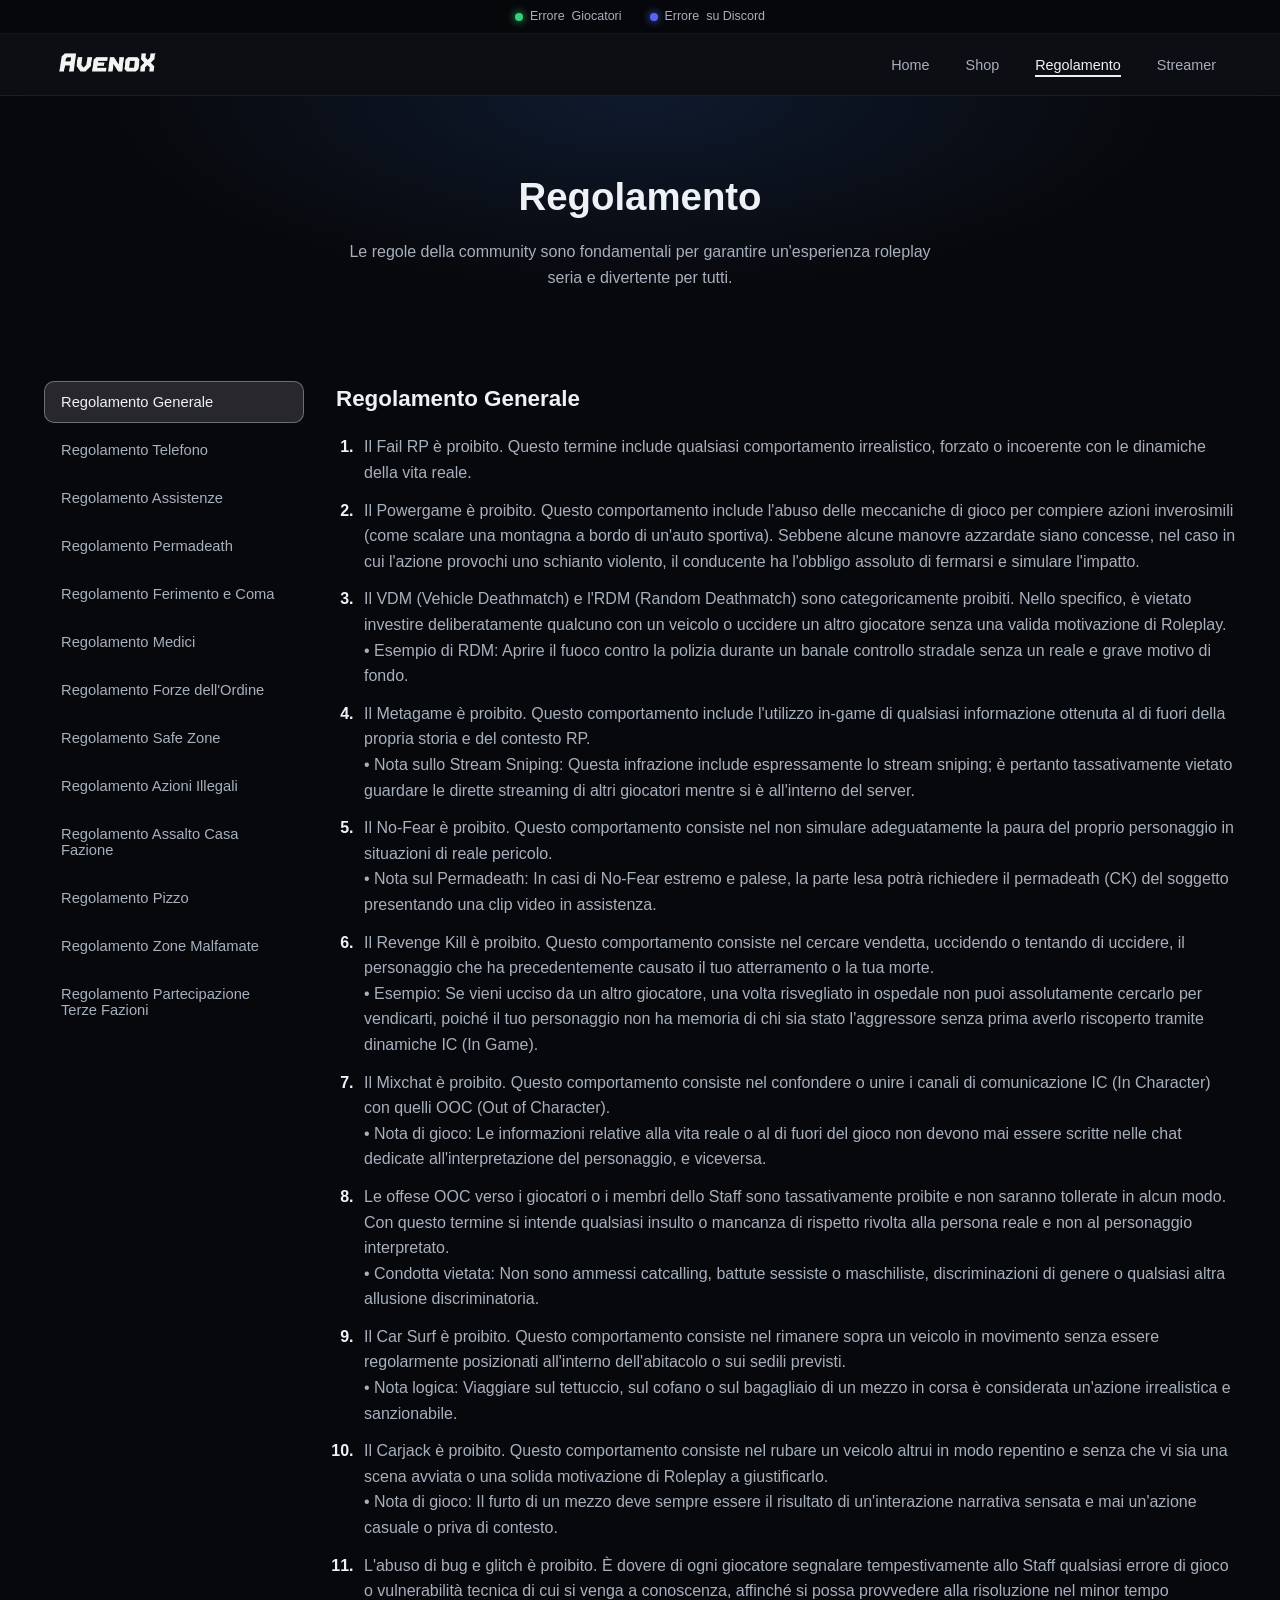
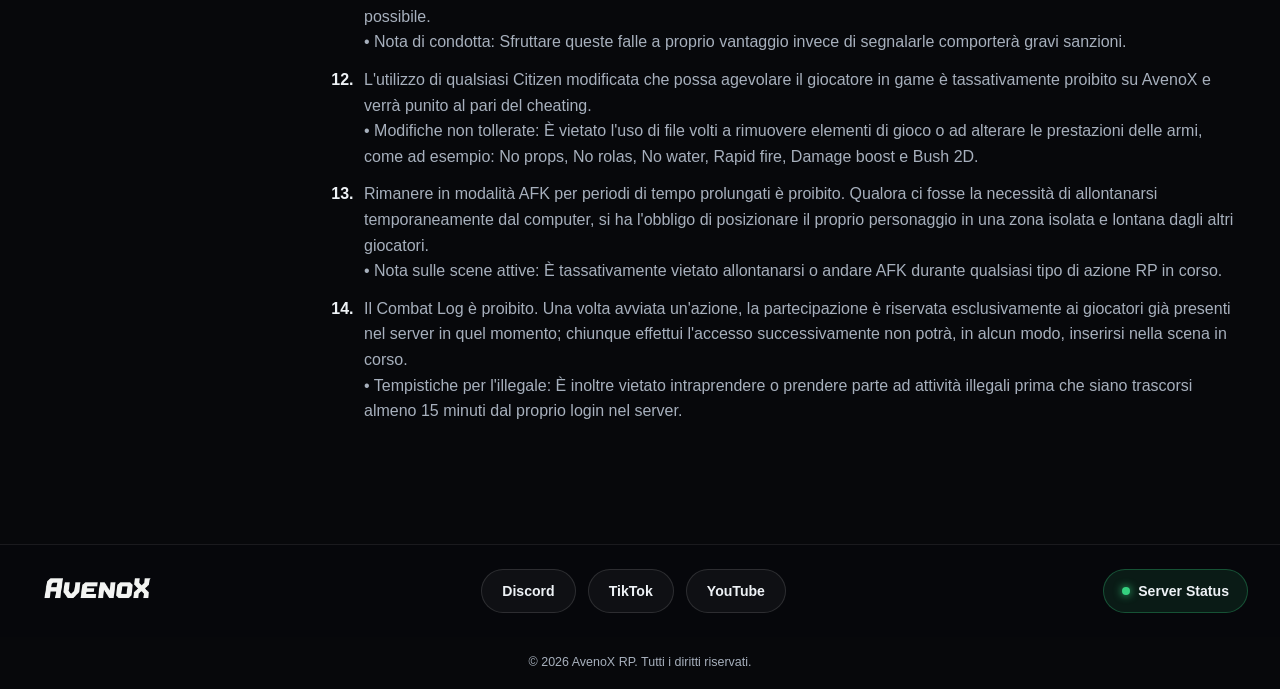
<file: regolamento.html>
<!DOCTYPE html>
<html lang="it">
<head>
<meta charset="UTF-8">
<meta name="viewport" content="width=device-width, initial-scale=1.0">
<title>Regolamento - AvenoX RP</title>
<link rel="stylesheet" href="css/style.css">
</head>
<body>

  <div class="topbar">
    <div class="topbar-inner">
      <div class="status-pill"><span class="dot green"></span><span id="players-count">--/--</span> Giocatori</div>
      <div class="status-pill"><span class="dot blurple"></span><span id="discord-count">--</span> su Discord</div>
    </div>
  </div>

  <nav class="navbar">
    <div class="nav-inner">
      <a href="index.html" class="logo"><img src="assets/logoscritto.png" alt="AvenoX RP" class="logo-img"></a>
      <ul class="nav-links">
        <li><a href="index.html">Home</a></li>
        <li><a href="shop.html">Shop</a></li>
        <li><a href="regolamento.html" class="active">Regolamento</a></li>
        <li><a href="streamer.html">Streamer</a></li>
      </ul>
      <button class="burger" id="burger">&#9776;</button>
    </div>
  </nav>

  <div class="page-hero">
    <h1>Regolamento</h1>
    <p>Le regole della community sono fondamentali per garantire un'esperienza roleplay seria e divertente per tutti.</p>
  </div>

  <section class="section">
    <div class="rules-layout">
      <aside class="rules-sidebar" id="rules-sidebar"></aside>
      <div class="rules-content" id="rules-content"></div>
    </div>
  </section>

  <footer class="endbar">
    <div class="endbar-left">
      <img src="assets/logoscritto.png" alt="AvenoX RP" class="endbar-logo" onerror="this.style.display='none'">
    </div>
    <div class="endbar-center">
      <a href="#" id="link-discord" target="_blank" class="social-btn discord">Discord</a>
      <a href="#" id="link-tiktok" target="_blank" class="social-btn tiktok">TikTok</a>
      <a href="#" id="link-youtube" target="_blank" class="social-btn youtube">YouTube</a>
    </div>
    <div class="endbar-right">
      <a href="#" id="server-status-link" target="_blank" class="server-status">
        <span class="dot green"></span><span>Server Status</span>
      </a>
    </div>
  </footer>
  <div class="copyright">&copy; <span id="year"></span> AvenoX RP. Tutti i diritti riservati.</div>

  <script src="js/config.js"></script>
  <script src="js/common.js"></script>
  <script src="js/rules.js"></script>
</body>
</html>
</file>
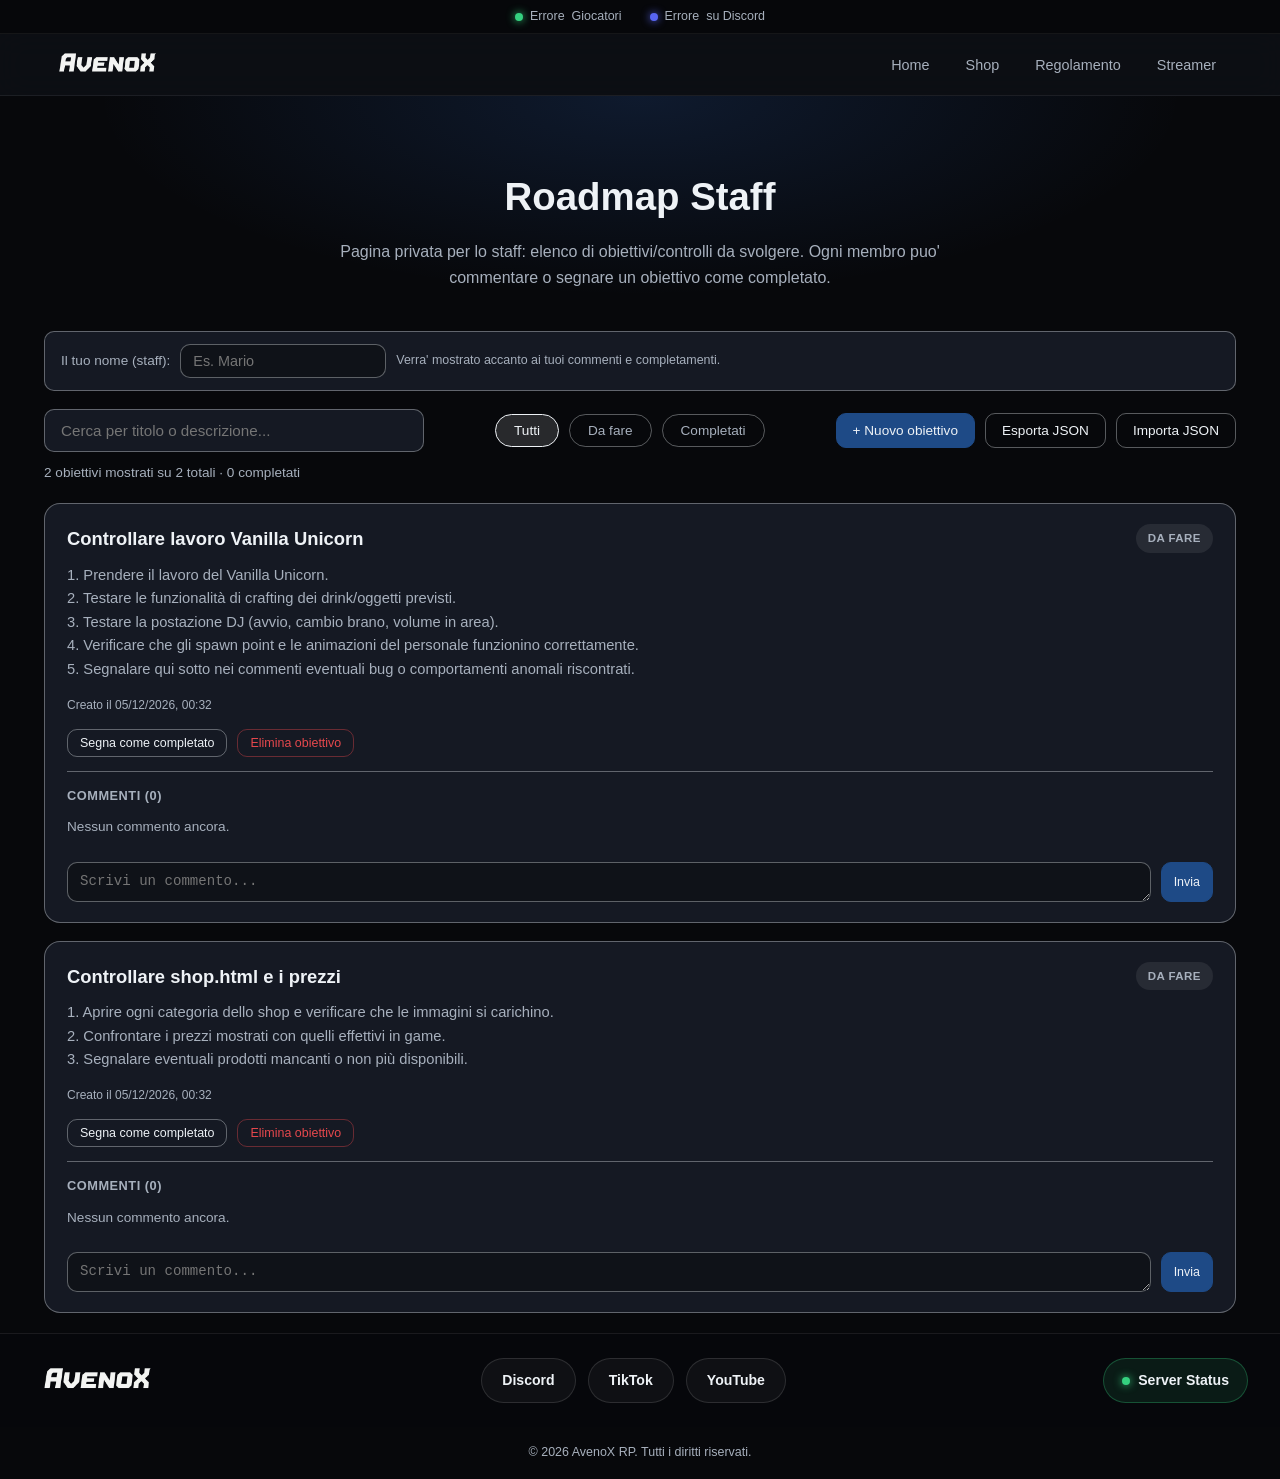
<file: roadmap.html>
<!DOCTYPE html>
<html lang="it">
<head>
<meta charset="UTF-8">
<meta name="viewport" content="width=device-width, initial-scale=1.0">
<meta name="robots" content="noindex, nofollow">
<title>Roadmap Staff - AvenoX RP</title>
<link rel="stylesheet" href="css/style.css">
<link rel="stylesheet" href="css/roadmap.css">
</head>
<body>

  <div class="topbar">
    <div class="topbar-inner">
      <div class="status-pill"><span class="dot green"></span><span id="players-count">--/--</span> Giocatori</div>
      <div class="status-pill"><span class="dot blurple"></span><span id="discord-count">--</span> su Discord</div>
    </div>
  </div>

  <nav class="navbar">
    <div class="nav-inner">
      <a href="index.html" class="logo"><img src="assets/logoscritto.png" alt="AvenoX RP" class="logo-img"></a>
      <ul class="nav-links">
        <li><a href="index.html">Home</a></li>
        <li><a href="shop.html">Shop</a></li>
        <li><a href="regolamento.html">Regolamento</a></li>
        <li><a href="streamer.html">Streamer</a></li>
      </ul>
      <button class="burger" id="burger">&#9776;</button>
    </div>
  </nav>

  <div class="page-hero">
    <h1>Roadmap Staff</h1>
    <p>Pagina privata per lo staff: elenco di obiettivi/controlli da svolgere. Ogni membro puo' commentare o segnare un obiettivo come completato.</p>
  </div>

  <div class="rm-identity">
    <div class="rm-identity-inner">
      <label for="rm-username">Il tuo nome (staff):</label>
      <input type="text" id="rm-username" class="rm-username-input" placeholder="Es. Mario">
      <span class="rm-identity-hint">Verra' mostrato accanto ai tuoi commenti e completamenti.</span>
    </div>
  </div>

  <div class="rm-toolbar">
    <input type="text" id="rm-search" class="rm-search" placeholder="Cerca per titolo o descrizione...">
    <div class="rm-tabs">
      <button class="rm-tab active" data-tab="all">Tutti</button>
      <button class="rm-tab" data-tab="pending">Da fare</button>
      <button class="rm-tab" data-tab="done">Completati</button>
    </div>
    <div class="rm-actions">
      <button class="rm-btn rm-btn-primary" id="rm-add-btn">+ Nuovo obiettivo</button>
      <button class="rm-btn" id="rm-export-btn">Esporta JSON</button>
      <button class="rm-btn" id="rm-import-btn">Importa JSON</button>
      <input type="file" id="rm-import-file" accept="application/json" hidden>
    </div>
  </div>

  <div class="rm-counts" id="rm-counts"></div>

  <div id="rm-list" class="rm-list"></div>
  <div class="rm-empty" id="rm-empty" style="display:none;">Nessun obiettivo trovato.</div>

  <!-- Modale creazione/modifica obiettivo -->
  <div class="rm-modal-overlay" id="rm-modal-overlay">
    <div class="rm-modal">
      <h3 id="rm-modal-title">Nuovo obiettivo</h3>
      <label for="rm-form-title">Titolo</label>
      <input type="text" id="rm-form-title" class="rm-input" placeholder="Es. Controllare lavoro vanilla">
      <label for="rm-form-desc">Descrizione (spiega passo per passo cosa controllare)</label>
      <textarea id="rm-form-desc" class="rm-textarea" rows="6" placeholder="Es.&#10;1. Prendere il lavoro del vanilla.&#10;2. Testare le funzionalita' di crafting.&#10;3. Testare il dj.&#10;4. Segnalare eventuali bug riscontrati."></textarea>
      <div class="rm-modal-actions">
        <button class="rm-btn" id="rm-modal-cancel">Annulla</button>
        <button class="rm-btn rm-btn-primary" id="rm-modal-save">Salva</button>
      </div>
    </div>
  </div>

  <footer class="endbar">
    <div class="endbar-left">
      <img src="assets/logoscritto.png" alt="AvenoX RP" class="endbar-logo" onerror="this.style.display='none'">
    </div>
    <div class="endbar-center">
      <a href="#" id="link-discord" target="_blank" class="social-btn discord">Discord</a>
      <a href="#" id="link-tiktok" target="_blank" class="social-btn tiktok">TikTok</a>
      <a href="#" id="link-youtube" target="_blank" class="social-btn youtube">YouTube</a>
    </div>
    <div class="endbar-right">
      <a href="#" id="server-status-link" target="_blank" class="server-status">
        <span class="dot green"></span><span>Server Status</span>
      </a>
    </div>
  </footer>
  <div class="copyright">&copy; <span id="year"></span> AvenoX RP. Tutti i diritti riservati.</div>

  <script src="js/config.js"></script>
  <script src="js/common.js"></script>
  <script src="js/roadmap-data.js"></script>
  <script src="js/roadmap.js"></script>
</body>
</html>
</file>
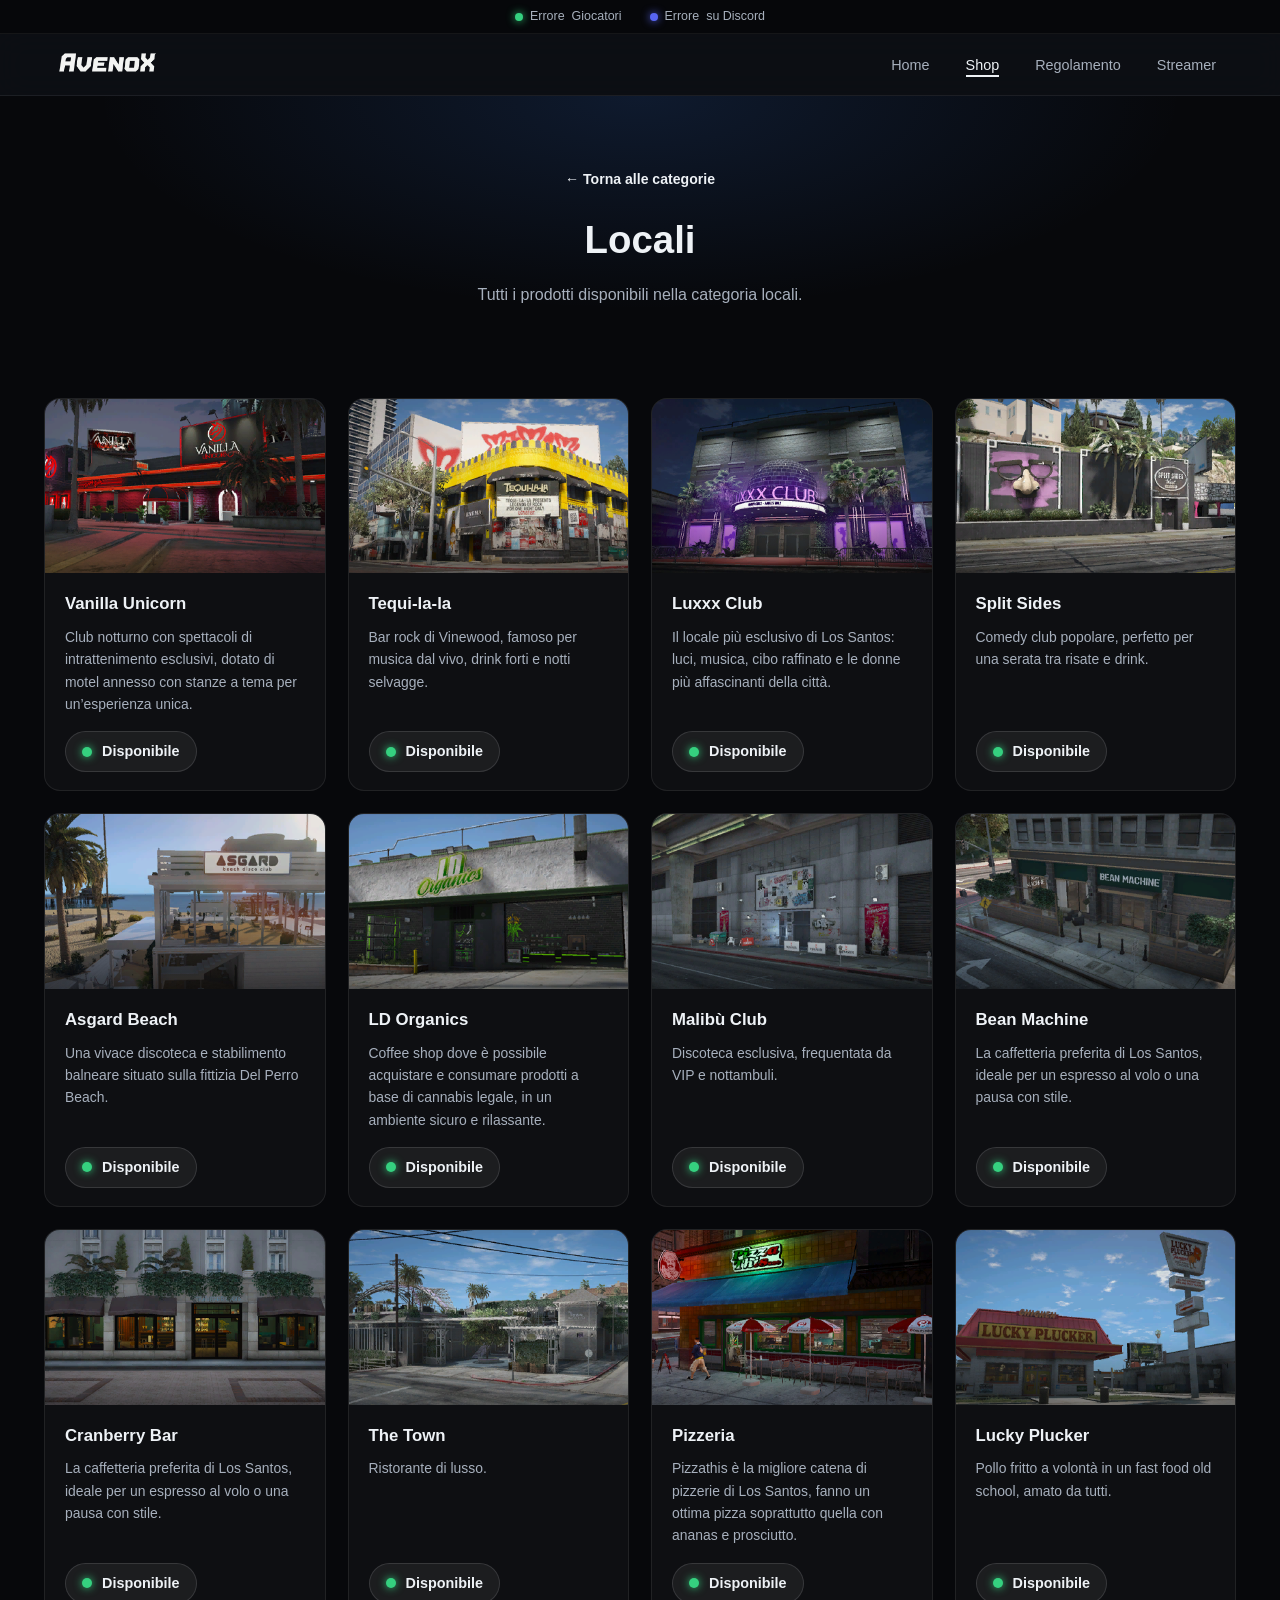
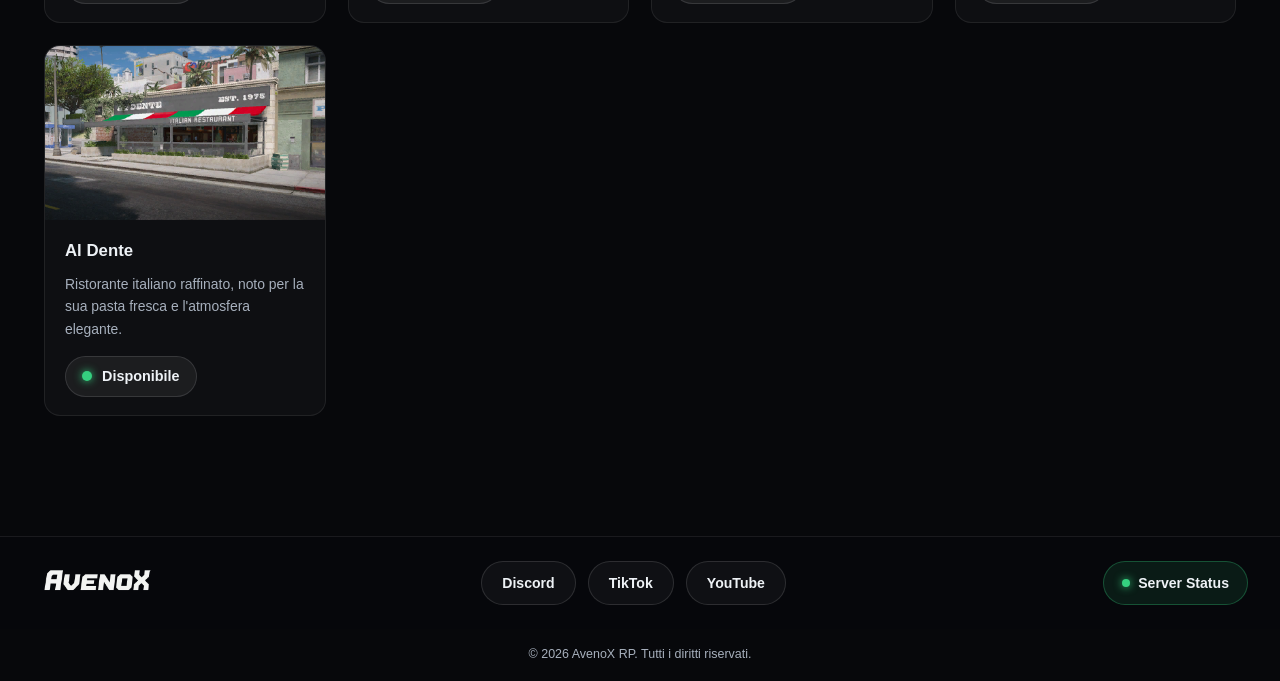
<file: shop-category.html>
<!DOCTYPE html>
<html lang="it">
<head>
<meta charset="UTF-8">
<meta name="viewport" content="width=device-width, initial-scale=1.0">
<title>Categoria - AvenoX RP</title>
<link rel="stylesheet" href="css/style.css">
</head>
<body>

  <div class="topbar">
    <div class="topbar-inner">
      <div class="status-pill"><span class="dot green"></span><span id="players-count">--/--</span> Giocatori</div>
      <div class="status-pill"><span class="dot blurple"></span><span id="discord-count">--</span> su Discord</div>
    </div>
  </div>

  <nav class="navbar">
    <div class="nav-inner">
      <a href="index.html" class="logo"><img src="assets/logoscritto.png" alt="AvenoX RP" class="logo-img"></a>
      <ul class="nav-links">
        <li><a href="index.html">Home</a></li>
        <li><a href="shop.html" class="active">Shop</a></li>
        <li><a href="regolamento.html">Regolamento</a></li>
        <li><a href="streamer.html">Streamer</a></li>
      </ul>
      <button class="burger" id="burger">&#9776;</button>
    </div>
  </nav>

  <div class="page-hero">
    <a href="shop.html" class="back-link">&larr; Torna alle categorie</a>
    <h1 id="category-title">Categoria</h1>
    <p id="category-subtitle"></p>
  </div>

  <section class="section">
    <div id="products-grid" class="shop-grid"></div>
  </section>

  <!-- PRODUCT DETAILS MODAL -->
  <div id="product-modal" class="modal">
    <div class="modal-content product-modal-content">
      <span class="modal-close" id="product-close">&times;</span>
      <div class="product-modal-body">
        <div class="product-modal-img" id="product-modal-img"></div>
        <div class="product-modal-info">
          <h3 id="product-modal-name"></h3>
          <p id="product-modal-desc"></p>
          <ul id="product-modal-details"></ul>
          <span class="shop-price" id="product-modal-price"></span>
        </div>
      </div>
    </div>
  </div>

  <footer class="endbar">
    <div class="endbar-left">
      <img src="assets/logoscritto.png" alt="AvenoX RP" class="endbar-logo" onerror="this.style.display='none'">
    </div>
    <div class="endbar-center">
      <a href="#" id="link-discord" target="_blank" class="social-btn discord">Discord</a>
      <a href="#" id="link-tiktok" target="_blank" class="social-btn tiktok">TikTok</a>
      <a href="#" id="link-youtube" target="_blank" class="social-btn youtube">YouTube</a>
    </div>
    <div class="endbar-right">
      <a href="#" id="server-status-link" target="_blank" class="server-status">
        <span class="dot green"></span><span>Server Status</span>
      </a>
    </div>
  </footer>
  <div class="copyright">&copy; <span id="year"></span> AvenoX RP. Tutti i diritti riservati.</div>

  <script src="js/config.js"></script>
  <script src="js/common.js"></script>
  <script src="js/shop-category.js"></script>
</body>
</html>
</file>
<file: css/style.css>
:root {
  --black: #07080b;
  --dark: #0f1218;
  --dark-2: #151923;
  --grey: #2a2f3a;
  --grey-light: #4a505c;
  --ice: #eef2f6;
  --ice-dim: #a7b0bd;
  --blue-dark: #0c1c33;
  --blue: #1e4a86;
  --blue-accent: #eef2f6;
  --accent-soft: rgba(238,242,246,0.14);
  --accent-border: rgba(238,242,246,0.35);
  --radius: 16px;
  --radius-sm: 10px;
  --shadow: 0 10px 30px rgba(0,0,0,0.45);
}

* { margin: 0; padding: 0; box-sizing: border-box; }
html { scroll-behavior: smooth; }

body {
  background: var(--black);
  color: var(--ice);
  font-family: 'Segoe UI', Roboto, Arial, sans-serif;
  line-height: 1.6;
  padding-top: 96px;
}

a { text-decoration: none; color: inherit; }
ul { list-style: none; }
img { max-width: 100%; display: block; }

/* TOP STATUS BAR */
.topbar {
  position: fixed;
  top: 0; left: 0; right: 0;
  height: 34px;
  background: rgba(7,8,11,0.9);
  backdrop-filter: blur(10px);
  border-bottom: 1px solid rgba(255,255,255,0.06);
  z-index: 1100;
  display: flex;
  align-items: center;
  justify-content: center;
}
.topbar-inner { display: flex; gap: 28px; font-size: 0.78rem; color: var(--ice-dim); }
.status-pill { display: flex; align-items: center; gap: 7px; }
.dot { width: 8px; height: 8px; border-radius: 50%; display: inline-block; box-shadow: 0 0 8px currentColor; }
.dot.green { background: #35d07f; color: #35d07f; }
.dot.blurple { background: #5865F2; color: #5865F2; }
.dot.red { background: #e5484d; color: #e5484d; }

/* NAVBAR */
.navbar {
  position: fixed;
  top: 34px; left: 0; right: 0;
  height: 62px;
  background: rgba(15,18,24,0.7);
  backdrop-filter: blur(14px);
  border-bottom: 1px solid rgba(255,255,255,0.07);
  z-index: 1000;
}
.nav-inner {
  max-width: 1240px;
  margin: 0 auto;
  height: 100%;
  display: flex;
  align-items: center;
  justify-content: space-between;
  padding: 0 28px;
}
.logo { display: flex; align-items: center; font-size: 1.4rem; font-weight: 800; letter-spacing: 0.4px; }
.logo span { color: var(--blue-accent); }
.logo-img { height: 40px; width: auto; display: block; }

.nav-links { display: flex; gap: 4px; }
.nav-links > li > a {
  position: relative;
  padding: 10px 16px;
  border-radius: var(--radius-sm);
  font-size: 0.9rem;
  color: var(--ice-dim);
  transition: 0.2s;
}
.nav-links > li > a::after {
  content: "";
  position: absolute;
  left: 16px; right: 16px; bottom: 6px;
  height: 2px;
  background: var(--blue-accent);
  transform: scaleX(0);
  transform-origin: left;
  transition: 0.25s;
}
.nav-links > li > a:hover { color: var(--ice); }
.nav-links > li > a:hover::after,
.nav-links > li > a.active::after { transform: scaleX(1); }
.nav-links > li > a.active { color: var(--ice); }

.dropdown { position: relative; }
.dropdown-menu {
  position: absolute;
  top: 100%; left: 0;
  min-width: 190px;
  background: rgba(15,18,24,0.98);
  border: 1px solid rgba(255,255,255,0.08);
  border-radius: var(--radius-sm);
  box-shadow: var(--shadow);
  padding: 6px;
  opacity: 0; visibility: hidden;
  transform: translateY(8px);
  transition: 0.2s;
}
.dropdown:hover .dropdown-menu { opacity: 1; visibility: visible; transform: translateY(0); }
.dropdown-menu li a { display: block; padding: 9px 12px; border-radius: 6px; font-size: 0.87rem; color: var(--ice-dim); }
.dropdown-menu li a:hover { background: var(--accent-soft); color: var(--ice); }

.burger { display: none; background: none; border: none; color: var(--ice); font-size: 1.6rem; cursor: pointer; }

/* HERO */
.hero {
  min-height: 92vh;
  display: flex;
  align-items: center;
  justify-content: center;
  text-align: center;
  padding: 60px 20px;
  position: relative;
  overflow: hidden;
  background: var(--black);
}
.hero-video {
  position: absolute;
  inset: 0;
  width: 100%;
  height: 100%;
  object-fit: cover;
  z-index: -2;
}
.hero::before {
  content: "";
  position: absolute; inset: 0;
  background:
    linear-gradient(180deg, rgba(7,8,11,0.25), rgba(7,8,11,0.7) 85%),
    radial-gradient(ellipse at 30% 15%, rgba(30,74,134,0.3), transparent 55%),
    radial-gradient(ellipse at 75% 80%, rgba(59,130,246,0.12), transparent 55%);
  z-index: -1;
}
.hero-tag {
  display: inline-block;
  padding: 6px 16px;
  border-radius: 999px;
  border: 1px solid var(--accent-border);
  background: var(--accent-soft);
  color: var(--ice);
  font-size: 0.78rem;
  font-weight: 700;
  letter-spacing: 1px;
  text-transform: uppercase;
  margin-bottom: 22px;
}
.hero-content { max-width: 740px; }
.hero h1 { font-size: 3.2rem; font-weight: 800; margin-bottom: 18px; letter-spacing: -0.5px; }
.hero h1 span { color: var(--blue-accent); }
.hero p { color: var(--ice-dim); font-size: 1.1rem; margin-bottom: 34px; }
.hero-buttons { display: flex; gap: 16px; justify-content: center; flex-wrap: wrap; }

.btn {
  padding: 14px 28px;
  border-radius: 999px;
  font-size: 0.94rem;
  font-weight: 700;
  border: none;
  cursor: pointer;
  transition: 0.25s;
  display: inline-flex;
  align-items: center;
  gap: 8px;
}
.btn-primary { background: var(--blue-accent); color: var(--black); box-shadow: 0 0 24px rgba(238,242,246,0.25); }
.btn-primary:hover { background: #ffffff; transform: translateY(-2px); }
.btn-outline { background: rgba(255,255,255,0.05); color: var(--ice); border: 1px solid rgba(255,255,255,0.16); }
.btn-outline:hover { background: rgba(255,255,255,0.1); transform: translateY(-2px); }
.btn-sm { padding: 10px 20px; font-size: 0.85rem; }

/* MODAL */
.modal {
  display: none;
  position: fixed; inset: 0;
  background: rgba(0,0,0,0.8);
  backdrop-filter: blur(6px);
  z-index: 2000;
  align-items: center;
  justify-content: center;
}
.modal.open { display: flex; }
.modal-content {
  width: min(90vw, 900px);
  background: var(--dark-2);
  border-radius: var(--radius);
  padding: 16px;
  position: relative;
  box-shadow: var(--shadow);
  border: 1px solid rgba(255,255,255,0.08);
}
.video-wrapper { width: 100%; aspect-ratio: 16/9; border-radius: var(--radius-sm); overflow: hidden; }
.modal-close {
  position: absolute; top: -14px; right: -14px;
  width: 32px; height: 32px;
  background: var(--blue-accent);
  border-radius: 50%;
  display: flex; align-items: center; justify-content: center;
  cursor: pointer; font-size: 1.2rem;
}

/* TEASER CARDS (home) */
.teasers {
  max-width: 1240px;
  margin: 0 auto;
  padding: 90px 24px;
  display: grid;
  grid-template-columns: repeat(3, 1fr);
  gap: 24px;
}
.teaser-card {
  background: linear-gradient(160deg, rgba(255,255,255,0.04), rgba(255,255,255,0.01));
  border: 1px solid rgba(255,255,255,0.08);
  border-radius: var(--radius);
  padding: 32px 28px;
  transition: 0.25s;
  position: relative;
  overflow: hidden;
}
.teaser-card::before {
  content: "";
  position: absolute; top: -40%; right: -40%;
  width: 200px; height: 200px;
  background: radial-gradient(circle, rgba(238,242,246,0.18), transparent 70%);
  transition: 0.3s;
}
.teaser-card:hover { transform: translateY(-6px); border-color: var(--accent-border); box-shadow: var(--shadow); }
.teaser-icon { font-size: 1.8rem; margin-bottom: 16px; }
.teaser-card h3 { font-size: 1.25rem; margin-bottom: 10px; }
.teaser-card p { color: var(--ice-dim); font-size: 0.92rem; margin-bottom: 22px; min-height: 44px; }

/* SECTIONS (inner pages) */
.page-hero {
  padding: 70px 24px 40px;
  text-align: center;
  background: radial-gradient(ellipse at 50% 0%, rgba(59,130,246,0.15), transparent 60%);
}
.page-hero h1 { font-size: 2.4rem; font-weight: 800; margin-bottom: 12px; }
.page-hero p { color: var(--ice-dim); max-width: 600px; margin: 0 auto; }

.section { max-width: 1240px; margin: 0 auto; padding: 50px 24px 100px; }
.section-title { font-size: 1.8rem; font-weight: 800; margin-bottom: 10px; }
.section-subtitle { color: var(--ice-dim); margin-bottom: 36px; max-width: 700px; }

/* SHOP CATEGORIES */
.back-link {
  display: inline-block;
  margin-bottom: 18px;
  color: var(--ice);
  font-size: 0.88rem;
  font-weight: 600;
  transition: 0.2s;
}
.back-link:hover { transform: translateX(-3px); }

.category-grid {
  display: grid;
  grid-template-columns: repeat(auto-fill, minmax(240px, 1fr));
  gap: 22px;
}
.category-card {
  background: rgba(255,255,255,0.03);
  border: 1px solid rgba(255,255,255,0.08);
  border-radius: var(--radius);
  overflow: hidden;
  transition: 0.25s;
  display: block;
}
.category-card:hover { transform: translateY(-6px); border-color: var(--accent-border); box-shadow: var(--shadow); }
.category-card-img {
  width: 100%; aspect-ratio: 16/10;
  background: var(--grey) center/cover no-repeat;
  position: relative;
}
.category-card-img::after {
  content: ""; position: absolute; inset: 0;
  background: linear-gradient(180deg, rgba(0,0,0,0.1), rgba(7,8,11,0.75));
}
.category-card-body { padding: 18px 20px; position: relative; }
.category-icon { font-size: 1.5rem; display: block; margin-bottom: 8px; }
.category-card-body h3 { font-size: 1.1rem; margin-bottom: 6px; }
.category-count { font-size: 0.82rem; color: var(--ice-dim); }

/* PRODUCT DETAILS MODAL */
.product-modal-content { width: min(94vw, 1020px); padding: 24px; }
.product-modal-body { display: grid; grid-template-columns: 1.2fr 1fr; gap: 32px; }
.product-modal-img {
  width: 100%; min-height: 380px; border-radius: var(--radius-sm);
  background: var(--grey) center/cover no-repeat;
  cursor: zoom-in;
}
.product-modal-info h3 { font-size: 1.6rem; margin-bottom: 12px; }
.product-modal-info p { color: var(--ice-dim); font-size: 0.95rem; margin-bottom: 18px; }
.product-modal-info ul { list-style: none; display: flex; flex-direction: column; gap: 10px; margin-bottom: 22px; }
.product-modal-info li {
  font-size: 0.9rem; color: var(--ice-dim);
  padding-left: 20px; position: relative;
}
.product-modal-info li::before {
  content: "✓"; position: absolute; left: 0; color: var(--ice); font-weight: 700;
}

/* DISPONIBILITA' */
.availability {
  display: inline-flex; align-items: center; gap: 10px;
  padding: 8px 16px; border-radius: 999px;
  background: rgba(255,255,255,0.06);
  border: 1px solid rgba(255,255,255,0.12);
  font-weight: 700; font-size: 0.9rem;
}
.availability-dot {
  width: 10px; height: 10px; border-radius: 50%;
  display: inline-block;
  animation: blink-dot 1.4s ease-in-out infinite;
}
.availability-dot.available { background: #35d07f; box-shadow: 0 0 8px #35d07f; }
.availability-dot.unavailable { background: #e5484d; box-shadow: 0 0 8px #e5484d; }

@keyframes blink-dot {
  0%, 100% { opacity: 1; }
  50% { opacity: 0.25; }
}

@media (max-width: 700px) {
  .product-modal-body { grid-template-columns: 1fr; }
  .product-modal-img { min-height: 220px; }
}

/* SHOP */
.shop-category { margin-bottom: 52px; }
.shop-category-title {
  font-size: 1.3rem; font-weight: 700; margin-bottom: 20px;
  padding-bottom: 10px;
  border-bottom: 1px solid rgba(255,255,255,0.08);
  color: var(--ice);
  display: flex; align-items: center; gap: 10px;
}
.shop-grid { display: grid; grid-template-columns: repeat(auto-fill, minmax(250px, 1fr)); gap: 22px; }
.shop-card {
  background: rgba(255,255,255,0.03);
  border: 1px solid rgba(255,255,255,0.08);
  border-radius: var(--radius);
  overflow: hidden;
  transition: 0.25s;
  cursor: pointer;
  display: flex;
  flex-direction: column;
}
.shop-card:hover { transform: translateY(-5px); border-color: var(--accent-border); box-shadow: var(--shadow); }
.shop-card-img {
  width: 100%; aspect-ratio: 16/10;
  background: var(--grey) center/cover no-repeat;
  position: relative;
}
.shop-card-img::after {
  content: ""; position: absolute; inset: 0;
  background: linear-gradient(180deg, transparent 60%, rgba(0,0,0,0.5));
}
.shop-card-body {
  padding: 18px 20px;
  display: flex;
  flex-direction: column;
  flex: 1;
}
.shop-card h4 { font-size: 1.05rem; margin-bottom: 8px; }
.shop-card p { color: var(--ice-dim); font-size: 0.87rem; margin-bottom: 16px; }
.shop-card .availability { margin-top: auto; align-self: flex-start; }

/* REGOLAMENTO */
.rules-layout { display: grid; grid-template-columns: 260px 1fr; gap: 32px; }
.rules-sidebar { display: flex; flex-direction: column; gap: 6px; position: sticky; top: 120px; align-self: start; }
.rules-sidebar button {
  text-align: left; background: transparent; border: 1px solid transparent;
  color: var(--ice-dim); padding: 12px 16px; border-radius: var(--radius-sm);
  cursor: pointer; font-size: 0.92rem; transition: 0.2s;
}
.rules-sidebar button:hover { background: rgba(255,255,255,0.05); color: var(--ice); }
.rules-sidebar button.active { background: var(--accent-soft); border-color: var(--accent-border); color: var(--ice); }
.rules-content h3 { font-size: 1.4rem; margin-bottom: 18px; color: var(--ice); }
.rules-content ol { list-style: decimal; padding-left: 22px; display: flex; flex-direction: column; gap: 12px; }
.rules-content li { color: var(--ice-dim); padding-left: 6px; }
.rules-content li::marker { color: var(--blue-accent); font-weight: 700; }

/* STREAMER */
.streamer-subtitle {
  font-size: 1.15rem; margin: 30px 0 16px; color: var(--ice-dim);
  border-left: 3px solid var(--blue-accent); padding-left: 12px;
}
.streamers-grid { display: grid; grid-template-columns: repeat(auto-fill, minmax(280px, 1fr)); gap: 20px; margin-bottom: 20px; }
.streamer-card {
  background: rgba(255,255,255,0.03); border: 1px solid rgba(255,255,255,0.08);
  border-radius: var(--radius); overflow: hidden; cursor: pointer; transition: 0.25s; display: block;
}
.streamer-card:hover { transform: translateY(-5px); border-color: var(--accent-border); box-shadow: var(--shadow); }
.streamer-preview { width: 100%; aspect-ratio: 16/9; background: var(--grey) center/cover no-repeat; position: relative; }
.streamer-preview .live-badge {
  position: absolute; top: 10px; left: 10px; background: #e5484d; color: white;
  font-size: 0.7rem; font-weight: 700; padding: 4px 8px; border-radius: 6px; letter-spacing: 0.5px;
}
.streamer-info { padding: 14px 16px; display: flex; align-items: center; gap: 10px; }
.streamer-info img { width: 36px; height: 36px; border-radius: 50%; background: var(--grey); object-fit: cover; }
.streamer-name { font-weight: 700; font-size: 0.95rem; }
.streamer-card.offline .streamer-preview { opacity: 0.4; }
.empty-msg { color: var(--ice-dim); font-size: 0.9rem; font-style: italic; }

/* END BAR */
.endbar {
  margin-top: 20px;
  background: rgba(7,8,11,0.95);
  border-top: 1px solid rgba(255,255,255,0.08);
  padding: 24px 32px;
  display: flex; align-items: center; justify-content: space-between;
  flex-wrap: wrap; gap: 20px;
}
.endbar-logo { height: 44px; }
.endbar-center { display: flex; gap: 12px; flex-wrap: wrap; }
.social-btn {
  padding: 10px 20px; border-radius: 999px; font-size: 0.88rem; font-weight: 600;
  border: 1px solid rgba(255,255,255,0.12); background: rgba(255,255,255,0.04); transition: 0.2s;
}
.social-btn:hover { transform: translateY(-2px); }
.social-btn.discord:hover { background: rgba(88,101,242,0.2); border-color: #5865F2; }
.social-btn.tiktok:hover { background: rgba(255,255,255,0.15); }
.social-btn.youtube:hover { background: rgba(229,72,77,0.2); border-color: #e5484d; }

.server-status {
  display: flex; align-items: center; gap: 8px; padding: 10px 18px; border-radius: 999px;
  background: rgba(53,208,127,0.1); border: 1px solid rgba(53,208,127,0.3);
  font-size: 0.88rem; font-weight: 600;
}

.copyright { text-align: center; padding: 16px; font-size: 0.78rem; color: var(--ice-dim); background: rgba(7,8,11,1); }

@media (max-width: 900px) {
  .rules-layout { grid-template-columns: 1fr; }
  .rules-sidebar { position: static; flex-direction: row; overflow-x: auto; white-space: nowrap; }
  .teasers { grid-template-columns: 1fr; }
}

@media (max-width: 768px) {
  .nav-links {
    position: fixed; top: 96px; right: 0; flex-direction: column;
    background: rgba(15,18,24,0.98); width: 240px; padding: 12px;
    border-radius: 0 0 0 var(--radius); transform: translateX(100%); transition: 0.25s;
  }
  .nav-links.open { transform: translateX(0); }
  .burger { display: block; }
  .hero h1 { font-size: 2.1rem; }
  .endbar { justify-content: center; text-align: center; }
}
</file>
<file: css/roadmap.css>
/* Stili dedicati alla pagina roadmap.html (non collegata dal menu) */

.rm-identity {
  max-width: 1240px;
  margin: 0 auto 18px;
  padding: 0 24px;
}
.rm-identity-inner {
  display: flex;
  flex-wrap: wrap;
  align-items: center;
  gap: 10px;
  background: var(--dark-2);
  border: 1px solid var(--accent-border);
  border-radius: var(--radius-sm);
  padding: 12px 16px;
}
.rm-identity-inner label { color: var(--ice-dim); font-size: 0.85rem; }
.rm-username-input {
  padding: 8px 12px;
  border-radius: var(--radius-sm);
  border: 1px solid var(--accent-border);
  background: var(--dark);
  color: var(--ice);
  font-size: 0.9rem;
  min-width: 180px;
}
.rm-username-input:focus { outline: none; border-color: var(--ice); }
.rm-identity-hint { color: var(--ice-dim); font-size: 0.78rem; }

.rm-toolbar {
  max-width: 1240px;
  margin: 0 auto 10px;
  padding: 0 24px;
  display: flex;
  flex-wrap: wrap;
  gap: 14px;
  align-items: center;
  justify-content: space-between;
}

.rm-search {
  flex: 1;
  min-width: 220px;
  max-width: 380px;
  padding: 12px 16px;
  border-radius: var(--radius-sm);
  border: 1px solid var(--accent-border);
  background: var(--dark-2);
  color: var(--ice);
  font-size: 0.95rem;
}
.rm-search:focus { outline: none; border-color: var(--ice); }

.rm-tabs { display: flex; gap: 10px; }
.rm-tab {
  padding: 8px 18px;
  border-radius: 999px;
  border: 1px solid var(--accent-border);
  background: transparent;
  color: var(--ice-dim);
  font-size: 0.85rem;
  cursor: pointer;
  transition: background .2s, color .2s, border-color .2s;
}
.rm-tab.active,
.rm-tab:hover {
  background: var(--accent-soft);
  color: var(--ice);
  border-color: var(--ice);
}

.rm-actions { display: flex; flex-wrap: wrap; gap: 10px; }
.rm-btn {
  padding: 9px 16px;
  border-radius: var(--radius-sm);
  border: 1px solid var(--accent-border);
  background: transparent;
  color: var(--ice);
  font-size: 0.85rem;
  cursor: pointer;
  transition: background .2s, border-color .2s;
}
.rm-btn:hover { background: var(--accent-soft); border-color: var(--ice); }
.rm-btn-primary { background: var(--blue); border-color: var(--blue); }
.rm-btn-primary:hover { background: var(--blue-dark); border-color: var(--ice); }
.rm-btn-danger { color: #e5484d; border-color: rgba(229,72,77,0.4); }
.rm-btn-danger:hover { background: rgba(229,72,77,0.12); border-color: #e5484d; }
.rm-btn-small { padding: 6px 12px; font-size: 0.78rem; }

.rm-counts {
  max-width: 1240px;
  margin: 0 auto 20px;
  padding: 0 24px;
  color: var(--ice-dim);
  font-size: 0.85rem;
}

.rm-list {
  max-width: 1240px;
  margin: 0 auto;
  padding: 0 24px;
  display: flex;
  flex-direction: column;
  gap: 18px;
}

.rm-card {
  background: var(--dark-2);
  border: 1px solid var(--accent-border);
  border-radius: var(--radius);
  padding: 20px 22px;
  transition: border-color .2s;
}
.rm-card.done { border-color: rgba(53,208,127,0.45); }

.rm-card-head {
  display: flex;
  flex-wrap: wrap;
  align-items: flex-start;
  justify-content: space-between;
  gap: 12px;
  margin-bottom: 10px;
}

.rm-card-title { font-size: 1.15rem; font-weight: 800; }

.rm-status {
  display: inline-flex;
  align-items: center;
  gap: 6px;
  padding: 5px 12px;
  border-radius: 999px;
  font-size: 0.72rem;
  font-weight: 700;
  text-transform: uppercase;
  letter-spacing: 0.04em;
  white-space: nowrap;
}
.rm-status.pending { background: rgba(255,255,255,0.08); color: var(--ice-dim); }
.rm-status.done { background: rgba(53,208,127,0.15); color: #35d07f; }

.rm-card-desc {
  color: var(--ice-dim);
  font-size: 0.92rem;
  white-space: pre-wrap;
  margin-bottom: 14px;
}

.rm-card-meta {
  color: var(--ice-dim);
  font-size: 0.75rem;
  margin-bottom: 14px;
}

.rm-card-actions {
  display: flex;
  flex-wrap: wrap;
  gap: 10px;
  margin-bottom: 14px;
}

.rm-comments {
  border-top: 1px solid var(--accent-border);
  padding-top: 14px;
}
.rm-comments-title {
  font-size: 0.8rem;
  color: var(--ice-dim);
  text-transform: uppercase;
  letter-spacing: 0.04em;
  font-weight: 700;
  margin-bottom: 10px;
}
.rm-comment-list { display: flex; flex-direction: column; gap: 10px; margin-bottom: 12px; }
.rm-comment {
  background: rgba(255,255,255,0.04);
  border-radius: var(--radius-sm);
  padding: 10px 12px;
}
.rm-comment-head {
  display: flex;
  justify-content: space-between;
  gap: 10px;
  margin-bottom: 4px;
  font-size: 0.78rem;
}
.rm-comment-author { color: var(--ice); font-weight: 700; }
.rm-comment-date { color: var(--ice-dim); }
.rm-comment-text { color: var(--ice); font-size: 0.88rem; white-space: pre-wrap; }
.rm-comment-empty { color: var(--ice-dim); font-size: 0.85rem; margin-bottom: 12px; }

.rm-comment-form {
  display: flex;
  gap: 10px;
  flex-wrap: wrap;
}
.rm-comment-input {
  flex: 1;
  min-width: 200px;
  padding: 10px 12px;
  border-radius: var(--radius-sm);
  border: 1px solid var(--accent-border);
  background: var(--dark);
  color: var(--ice);
  font-size: 0.88rem;
  resize: vertical;
  min-height: 40px;
}
.rm-comment-input:focus { outline: none; border-color: var(--ice); }

.rm-empty {
  max-width: 1240px;
  margin: 0 auto;
  padding: 40px 24px;
  color: var(--ice-dim);
  text-align: center;
}

/* MODALE */
.rm-modal-overlay {
  position: fixed;
  inset: 0;
  background: rgba(7,8,11,0.75);
  backdrop-filter: blur(4px);
  display: none;
  align-items: center;
  justify-content: center;
  z-index: 2000;
  padding: 20px;
}
.rm-modal-overlay.open { display: flex; }
.rm-modal {
  width: 100%;
  max-width: 520px;
  background: var(--dark-2);
  border: 1px solid var(--accent-border);
  border-radius: var(--radius);
  padding: 24px;
  box-shadow: var(--shadow);
}
.rm-modal h3 { margin-bottom: 16px; font-size: 1.2rem; }
.rm-modal label { display: block; color: var(--ice-dim); font-size: 0.8rem; margin-bottom: 6px; margin-top: 12px; }
.rm-input, .rm-textarea {
  width: 100%;
  padding: 10px 12px;
  border-radius: var(--radius-sm);
  border: 1px solid var(--accent-border);
  background: var(--dark);
  color: var(--ice);
  font-size: 0.9rem;
  font-family: inherit;
}
.rm-input:focus, .rm-textarea:focus { outline: none; border-color: var(--ice); }
.rm-textarea { resize: vertical; }
.rm-modal-actions {
  display: flex;
  justify-content: flex-end;
  gap: 10px;
  margin-top: 20px;
}
</file>
